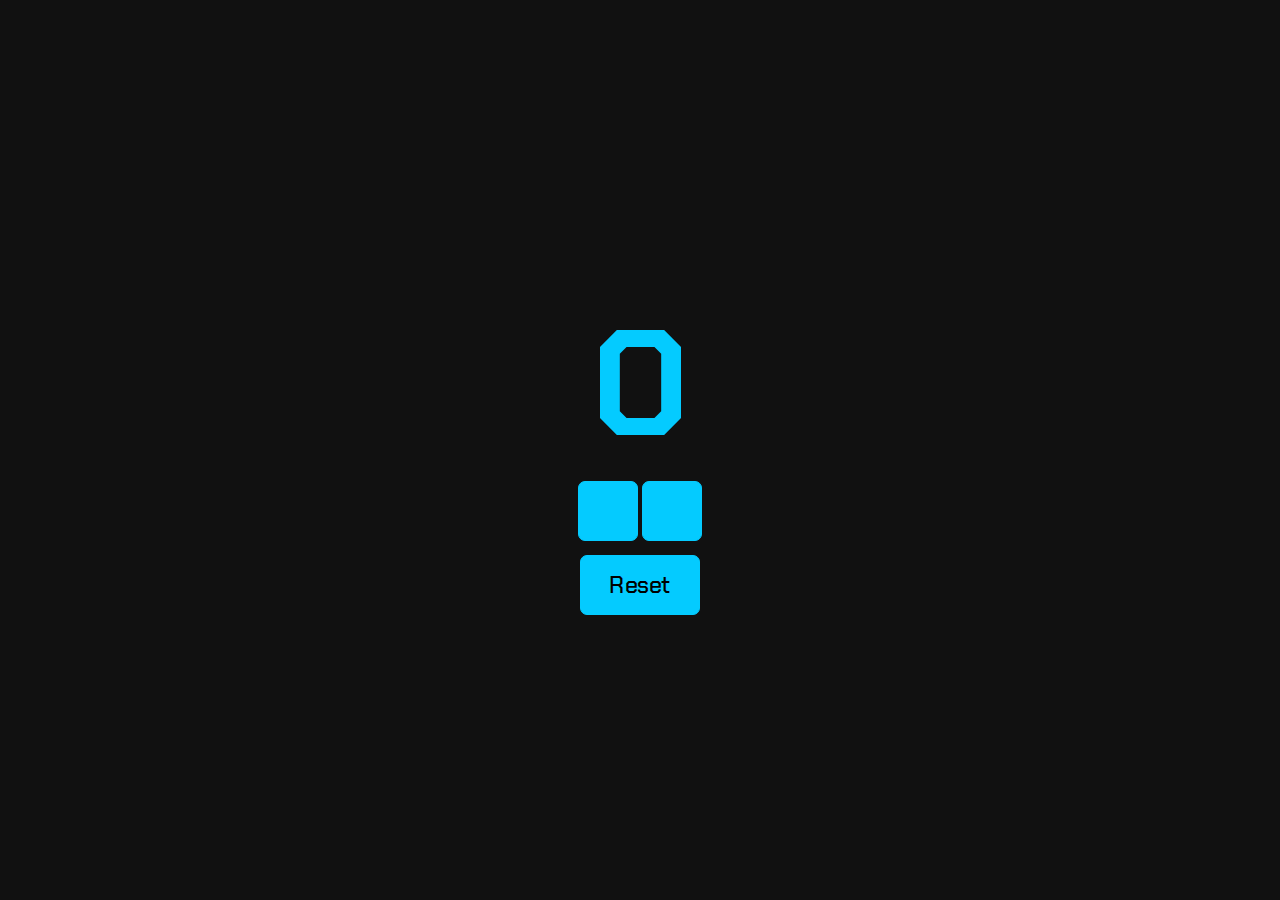
<file: counter app/index.html>
<!DOCTYPE html>
<html lang="en">

<head>
    <meta charset="UTF-8">
    <meta http-equiv="X-UA-Compatible" content="IE=edge">
    <meta name="viewport" content="width=device-width, initial-scale=1.0">
    <link rel="stylesheet" href="https://pro.fontawesome.com/releases/v5.10.0/css/all.css" integrity="sha384-AYmEC3Yw5cVb3ZcuHtOA93w35dYTsvhLPVnYs9eStHfGJvOvKxVfELGroGkvsg+p" crossorigin="anonymous" />
    <link rel="stylesheet" href="./style.css">
    <title>Counter app</title>
</head>

<body>

    <div class="container">
        <div class="counter-container">
            <p id="number">0</p>
            <div class="btn">
                <button id="minus" title="minus">
                    <i class="fas fa-minus"></i>
                </button>
                <button id="plus" title="plus">
                    <i class="fas fa-plus"></i>
                </button>
            </div>
            <button id="resetBtn">Reset</button>
        </div>
    </div>


    <script src="./app.js"></script>
</body>

</html>
</file>
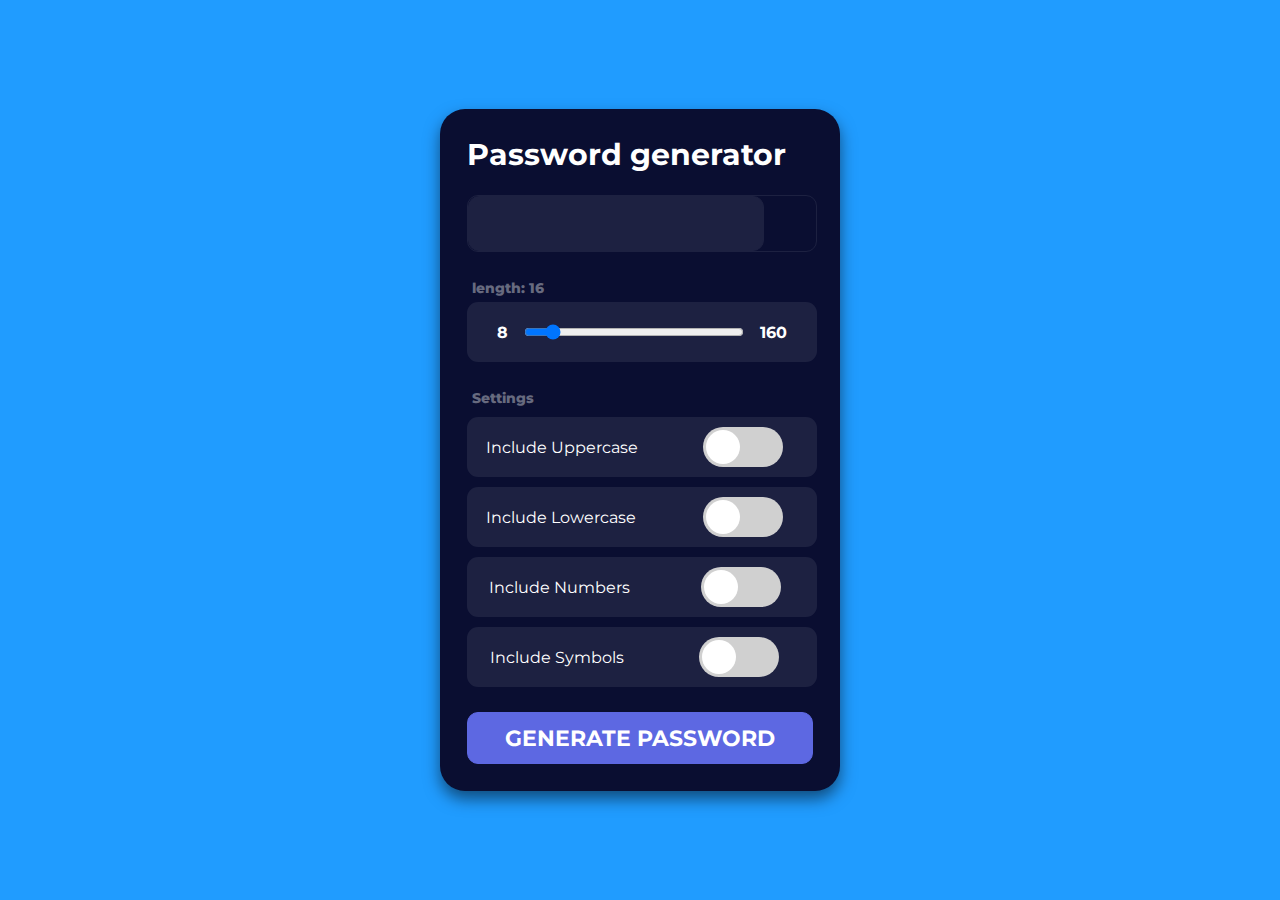
<file: Password generator app/index.html>
<!DOCTYPE html>
<html lang="en">

<head>
    <meta charset="UTF-8">
    <meta http-equiv="X-UA-Compatible" content="IE=edge">
    <meta name="viewport" content="width=device-width, initial-scale=1.0">
    <link rel="stylesheet" href="https://pro.fontawesome.com/releases/v5.10.0/css/all.css" integrity="sha384-AYmEC3Yw5cVb3ZcuHtOA93w35dYTsvhLPVnYs9eStHfGJvOvKxVfELGroGkvsg+p" crossorigin="anonymous" />
    <link rel="stylesheet" href="./style.css">
    <title>Password generator</title>
</head>

<body>

    <div class="container">
        <div class="generator-container">
            <h2>Password generator</h2>
            <div class="input-container">
                <input type="text" title='password input' id="inputum">
                <i id="copyy" class="fas fa-copy"></i>
            </div>

            <p id="slider-length">length: 16</p>
            <div class="range-section"> <b>8</b>
                <input id="slider" type="range" min="8" max="160" value="24" title="range" /> <b>160</b>
            </div>
            <div class="settings-container">
                <span>Settings</span>
                <div class="chn">
                    <p>Include Uppercase</p>
                    <div class="toggle-container">
                        <input type="checkbox" id="uppercase" title="Uppercase" class="toggle">
                        <label for="uppercase" class="label">
                            <div class="ball"></div>
                        </label>
                    </div>
                </div>
                <div class="chn">
                    <p>Include Lowercase</p>
                    <div class="toggle-container">
                        <input type="checkbox" id="lowercase" title="lowercase" class="toggle">
                        <label for="lowercase" class="label">
                            <div class="ball"></div>
                        </label>
                    </div>
                </div>
                <div class="chn">
                    <p>Include Numbers</p>
                    <div class="toggle-container">
                        <input type="checkbox" id="numbers" title="numbers" class="toggle">
                        <label for="numbers" class="label">
                            <div class="ball"></div>
                        </label>
                    </div>
                </div>
                <div class="chn">
                    <p>Include Symbols</p>
                    <div class="toggle-container">
                        <input type="checkbox" id="symbols" title="symbols" class="toggle">
                        <label for="symbols" class="label">
                            <div class="ball"></div>
                        </label>
                    </div>
                </div>
                <button id="generateBtn">GENERATE PASSWORD</button>
            </div>
        </div>
    </div>
    <script src="./app.js"></script>
</body>

</html>
</file>
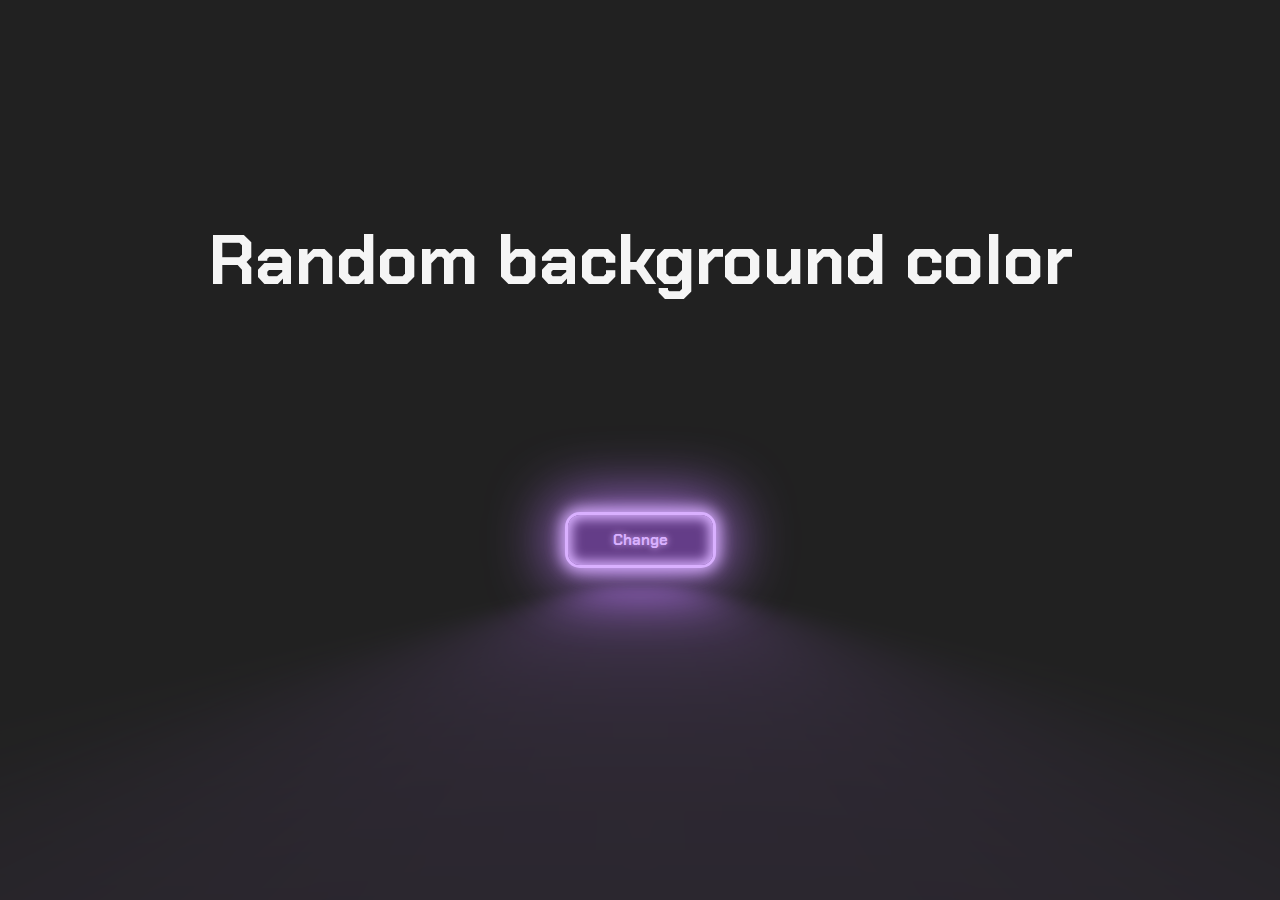
<file: Random background/index.html>
<!DOCTYPE html>
<html lang="en">

<head>
    <meta charset="UTF-8">
    <meta http-equiv="X-UA-Compatible" content="IE=edge">
    <meta name="viewport" content="width=device-width, initial-scale=1.0">
    <link rel="stylesheet" href="./style.css">
    <title>random background</title>
</head>

<body>

    <div class="container">
        <h1>Random background color</h1>

        <button>Change</button>
    </div>

    <script src="./app.js"></script>
</body>

</html>
</file>
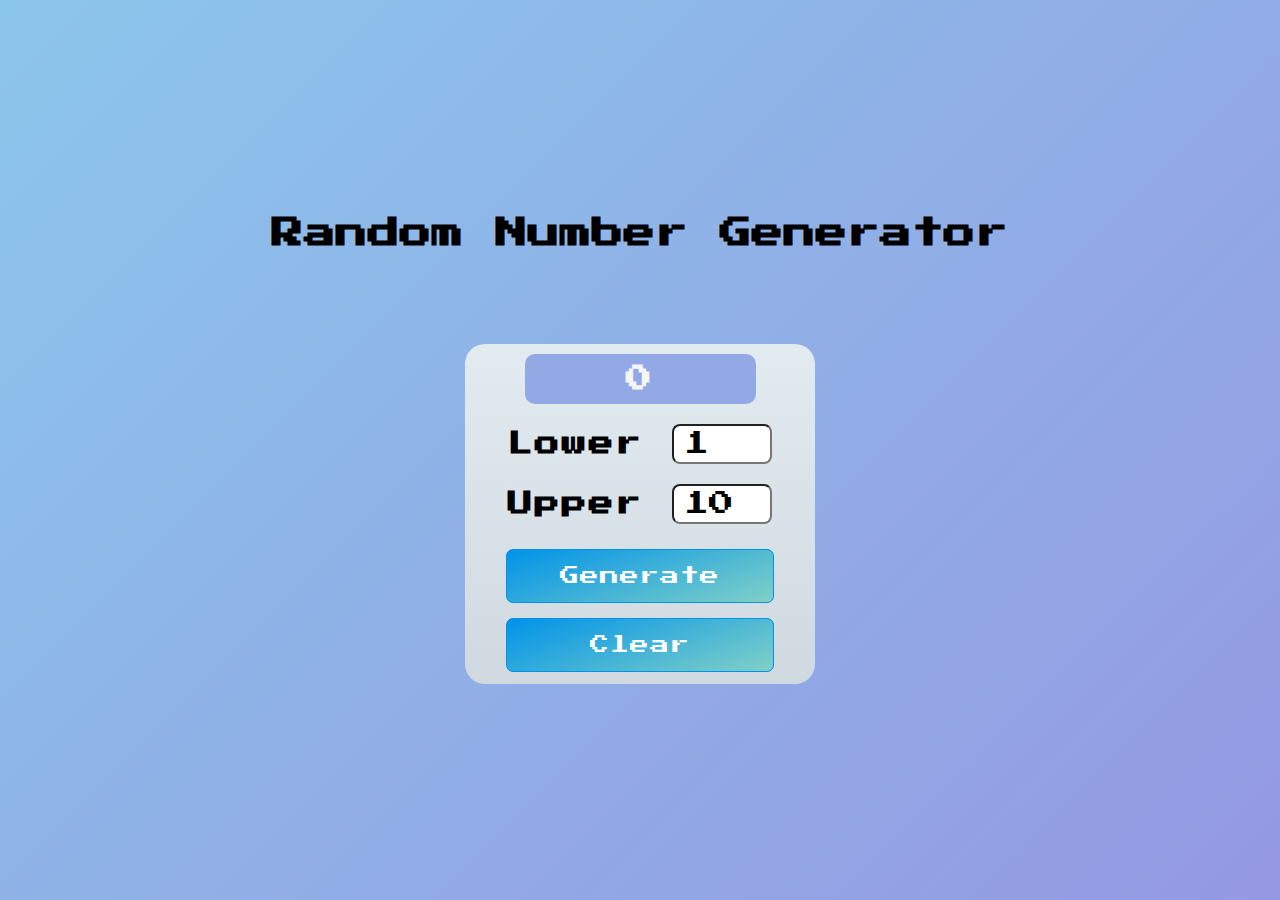
<file: random number generator app/index.html>
<!DOCTYPE html>
<html lang="en">

<head>
    <meta charset="UTF-8">
    <meta http-equiv="X-UA-Compatible" content="IE=edge">
    <meta name="viewport" content="width=device-width, initial-scale=1.0">
    <link rel="stylesheet" href="./style.css">
    <title>Random Number</title>
</head>

<body>

    <div class="container">

        <h1>Random Number Generator</h1>
        <div class="randomNumber-container">
            <div id="number"><b id="rndNumber">0</b></div>
            <div class="limit">
                <span>Lower</span>
                <input type="number" name="lower" class="low" id="lower-lim" title="limit" placeholder="min number" value="1">
            </div>
            <div class="limit">
                <span>Upper</span>
                <input type="number" name="upper" class="low" id="upper-lim" title="limit" placeholder="max" value="10">
            </div>
            <div class="btn-group">
                <button id="SubmitBtn" type="submit">Generate</button>
                <button id="clear">Clear</button>
            </div>
        </div>
    </div>

    <script src="./app.js"></script>
</body>

</html>
</file>
<file: counter app/style.css>
@import url('https://fonts.googleapis.com/css2?family=Chakra+Petch:wght@300;600;700&display=swap');
* {
    box-sizing: border-box;
    margin: 0;
    padding: 0;
    font-family: 'Chakra Petch', sans-serif;
}

body {
    background: #111111;
}

.container {
    display: flex;
    justify-content: center;
    align-items: center;
    height: 100vh;
}

.counter-container {
    display: flex;
    flex-direction: column;
    align-items: center;
}

#number {
    color: #04CBFF;
    font-weight: 800;
    font-size: 150px;
    cursor: pointer;
}

button {
    width: 60px;
    height: 60px;
    border: 1px solid #04CBFF;
    background: #04CBFF;
    cursor: pointer;
    transition: all 0.4s ease;
    border-radius: 7px;
    font-size: 23px;
    font-weight: 500;
}

button:hover {
    background: transparent;
    color: #04CBFF;
}

#resetBtn {
    transition: all .4s ease;
    margin-top: 10px;
    width: 120px;
}
</file>
<file: Password generator app/style.css>
@import url('https://fonts.googleapis.com/css2?family=Montserrat:wght@200;300;400;600&display=swap');
* {
    margin: 0;
    padding: 0;
    outline: 0;
    box-sizing: border-box;
    font-family: 'Montserrat', sans-serif;
}

body {
    background: #209CFF;
}

.container {
    display: flex;
    justify-content: center;
    align-items: center;
    height: 100vh;
}

.generator-container {
    color: #fff;
    background: #0A0E31;
    width: 400px;
    border-radius: 25px;
    -moz-box-shadow: 0px 8px 16px 0px rgba(0, 0, 0, 0.51);
    -webkit-box-shadow: 0px 8px 16px 0px rgba(0, 0, 0, 0.51);
    box-shadow: 0px 8px 16px 0px rgba(0, 0, 0, 0.51);
    padding: 27px;
}

h2 {
    font-size: 30px;
}

.input-container {
    width: 350px;
    height: 57px;
    border: 1px solid #1D2141;
    border-radius: 11px;
    display: flex;
    align-items: center;
    justify-content: space-between;
    margin: 22px 0;
}

.input-container #inputum {
    width: 85%;
    height: 100%;
    border-radius: 11px;
    font-size: 15px;
    padding: 10px;
    background: #1D2141;
    border: 1px solid #1D2141;
    color: white;
    text-align: center;
    overflow: hidden;
    display: flex;
    align-items: center;
    justify-content: center;
}

.input-container i {
    margin: auto;
    font-size: 26px;
    cursor: pointer;
}

.input-container i:hover {
    color: #5D68E2;
}

.range-section {
    border-radius: 11px;
    /* margin-top: 30px; */
    background: #1D2141;
    width: 350px;
    height: 60px;
    display: flex;
    align-items: center;
    justify-content: space-between;
    padding: 30px;
}

#slider {
    width: 220px;
}

.settings-container {
    margin-top: 26px;
}

#slider-length {
    font-size: 14px;
    font-weight: 800;
    color: #676A7F;
    padding: 5px;
}

.settings-container span {
    font-size: 14px;
    font-weight: 800;
    color: #676A7F;
    padding: 5px;
}

.chn {
    background: #1D2141;
    width: 350px;
    height: 60px;
    border-radius: 11px;
    display: flex;
    align-items: center;
    justify-content: space-around;
    margin-top: 10px;
}

.toggle-container {
    display: flex;
    align-items: center;
    margin: 10px 0;
}

.toggle {
    visibility: hidden;
}

.label {
    position: relative;
    background: #d0d0d0;
    border-radius: 50px;
    width: 80px;
    display: inline-block;
    margin: 0 15px 0;
    height: 40px;
    cursor: pointer;
    transition: background 0.2s;
}

.toggle:checked+.label {
    background: #5D68E2;
}

.ball {
    background: #fff;
    width: 34px;
    height: 34px;
    position: absolute;
    top: 3px;
    left: 3px;
    border-radius: 50%;
    align-items: center;
    justify-content: center;
    animation: slideOff 0.2s linear forwards;
}

.toggle:checked+.label .ball {
    animation: slideOn 0.2s linear forwards;
}

@keyframes slideOn {
    0% {
        transform: translateX(0);
    }
    50% {
        transform: translateX(20px);
    }
    100% {
        transform: translateX(40px);
    }
}

@keyframes slideOff {
    0% {
        transform: translateX(40px);
    }
    50% {
        transform: translateX(20px);
    }
    100% {
        transform: translateX(0);
    }
}

#generateBtn {
    width: 100%;
    height: 52px;
    border: 1px solid #5D68E2;
    border-radius: 11px;
    background: #5D68E2;
    margin-top: 25px;
    font-weight: 700;
    font-size: 22px;
    color: white;
    cursor: pointer;
}
</file>
<file: Random background/style.css>
@import url('https://fonts.googleapis.com/css2?family=Chakra+Petch:wght@300;600;700&display=swap');
* {
    box-sizing: border-box;
    font-family: 'Chakra Petch', sans-serif;
}

body {
    background: #212121;
}

.container {
    display: flex;
    align-items: center;
    justify-content: space-evenly;
    flex-direction: column;
    height: 80vh;
}

h1 {
    color: whitesmoke;
    font-size: 70px;
    font-weight: 700;
}

button {
    cursor: pointer;
    --glow-color: rgb(217, 176, 255);
    --glow-spread-color: rgba(191, 123, 255, 0.781);
    --enhanced-glow-color: rgb(231, 206, 255);
    --btn-color: rgb(100, 61, 136);
    border: .25em solid var(--glow-color);
    padding: 1em 3em;
    color: var(--glow-color);
    font-size: 15px;
    font-weight: bold;
    background-color: var(--btn-color);
    border-radius: 1em;
    outline: none;
    box-shadow: 0 0 1em .25em var(--glow-color), 0 0 4em 1em var(--glow-spread-color), inset 0 0 .75em .25em var(--glow-color);
    text-shadow: 0 0 .5em var(--glow-color);
    position: relative;
    transition: all 0.3s;
}

button::after {
    pointer-events: none;
    content: "";
    position: absolute;
    top: 120%;
    left: 0;
    height: 100%;
    width: 100%;
    background-color: var(--glow-spread-color);
    filter: blur(2em);
    opacity: .7;
    transform: perspective(1.5em) rotateX(35deg) scale(1, .6);
}

button:hover {
    color: var(--btn-color);
    background-color: var(--glow-color);
    box-shadow: 0 0 1em .25em var(--glow-color), 0 0 4em 2em var(--glow-spread-color), inset 0 0 .75em .25em var(--glow-color);
}

button:active {
    box-shadow: 0 0 0.6em .25em var(--glow-color), 0 0 2.5em 2em var(--glow-spread-color), inset 0 0 .5em .25em var(--glow-color);
}
</file>
<file: random number generator app/style.css>
@import url('https://fonts.googleapis.com/css2?family=Bangers&display=swap');
@import url('https://fonts.googleapis.com/css2?family=Press+Start+2P&display=swap');
* {
    margin: 0;
    padding: 0;
    outline: 0;
    box-sizing: border-box;
    font-family: 'Press Start 2P', cursive;
}

.container {
    background-color: #8BC6EC;
    background-image: linear-gradient(135deg, #8BC6EC 0%, #9599E2 100%);
    display: flex;
    justify-content: center;
    align-items: center;
    flex-direction: column;
    height: 100vh;
}

.randomNumber-container {
    background-image: linear-gradient(to top, #cfd9df 0%, #e2ebf0 100%);
    border-radius: 20px;
    width: 350px;
    height: 340px;
    display: flex;
    flex-direction: column;
    align-items: center;
    padding: 10px;
}

span {
    font-size: 25px;
    font-weight: bold;
    letter-spacing: 2px;
}

.limit {
    width: 80%;
    display: flex;
    justify-content: space-between;
    align-items: center;
    margin-top: 20px;
}

.low {
    width: 100px;
    height: 40px;
    font-size: 25px;
    padding-left: 10px;
    border-radius: 8px;
}

.btn-group button {
    color: white;
    width: 268px;
    height: 54px;
    border: 1px solid #0093E9;
    border-radius: 7px;
    background-color: #0093E9;
    background-image: linear-gradient(160deg, #0093E9 0%, #80D0C7 100%);
    font-size: 19px;
    letter-spacing: 1px;
    margin-top: 15px;
    cursor: pointer;
}

.btn-group button:hover {
    background-color: #6896b1;
    background-image: linear-gradient(160deg, #557a8f 0%, #6a908c 100%);
}

.btn-group {
    margin-top: 10px;
    width: 264px;
    display: flex;
    justify-content: space-between;
    flex-direction: column;
    align-items: center;
}

h1 {
    margin-bottom: 95px;
}

#number {
    display: flex;
    align-items: center;
    justify-content: center;
    width: 70%;
    height: 50px;
    background-color: #92a9e6;
    border-radius: 10px;
}

#rndNumber {
    color: whitesmoke;
    font-size: 26px;
    letter-spacing: 2px;
}
</file>
